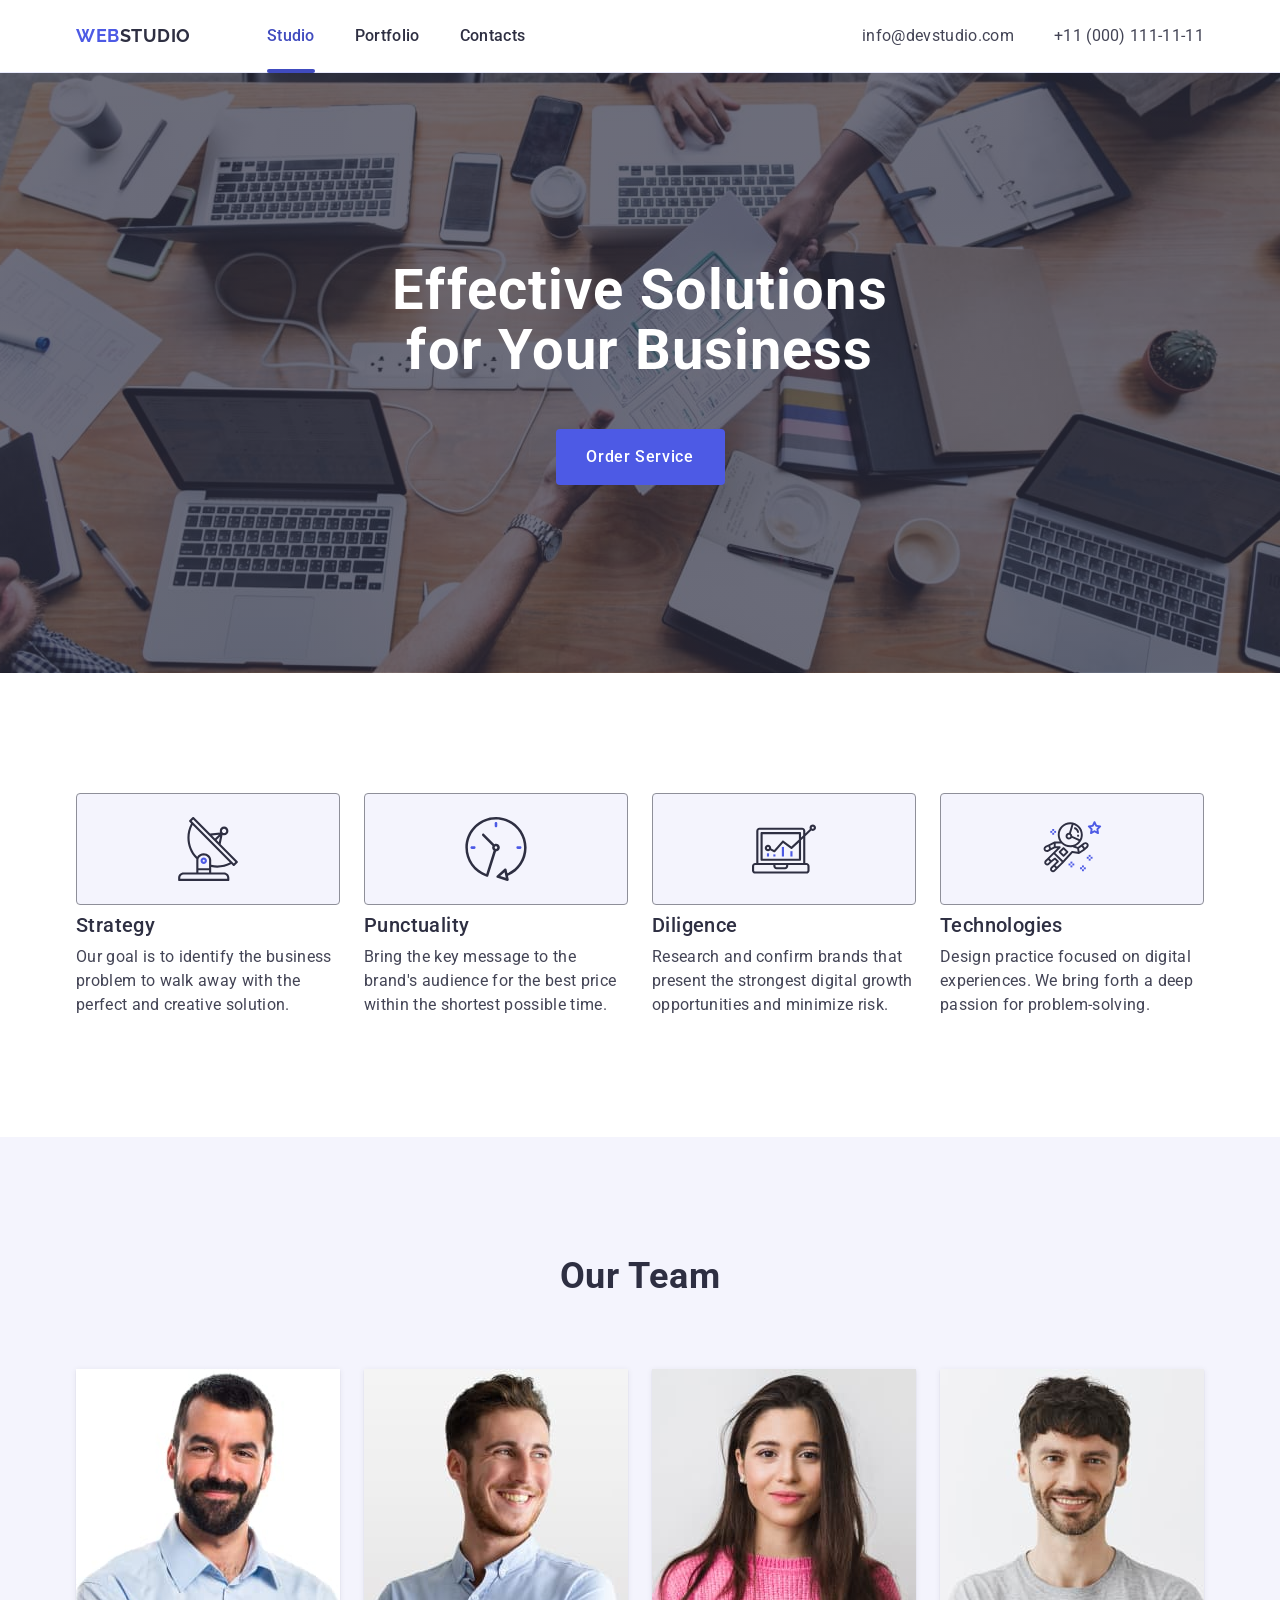
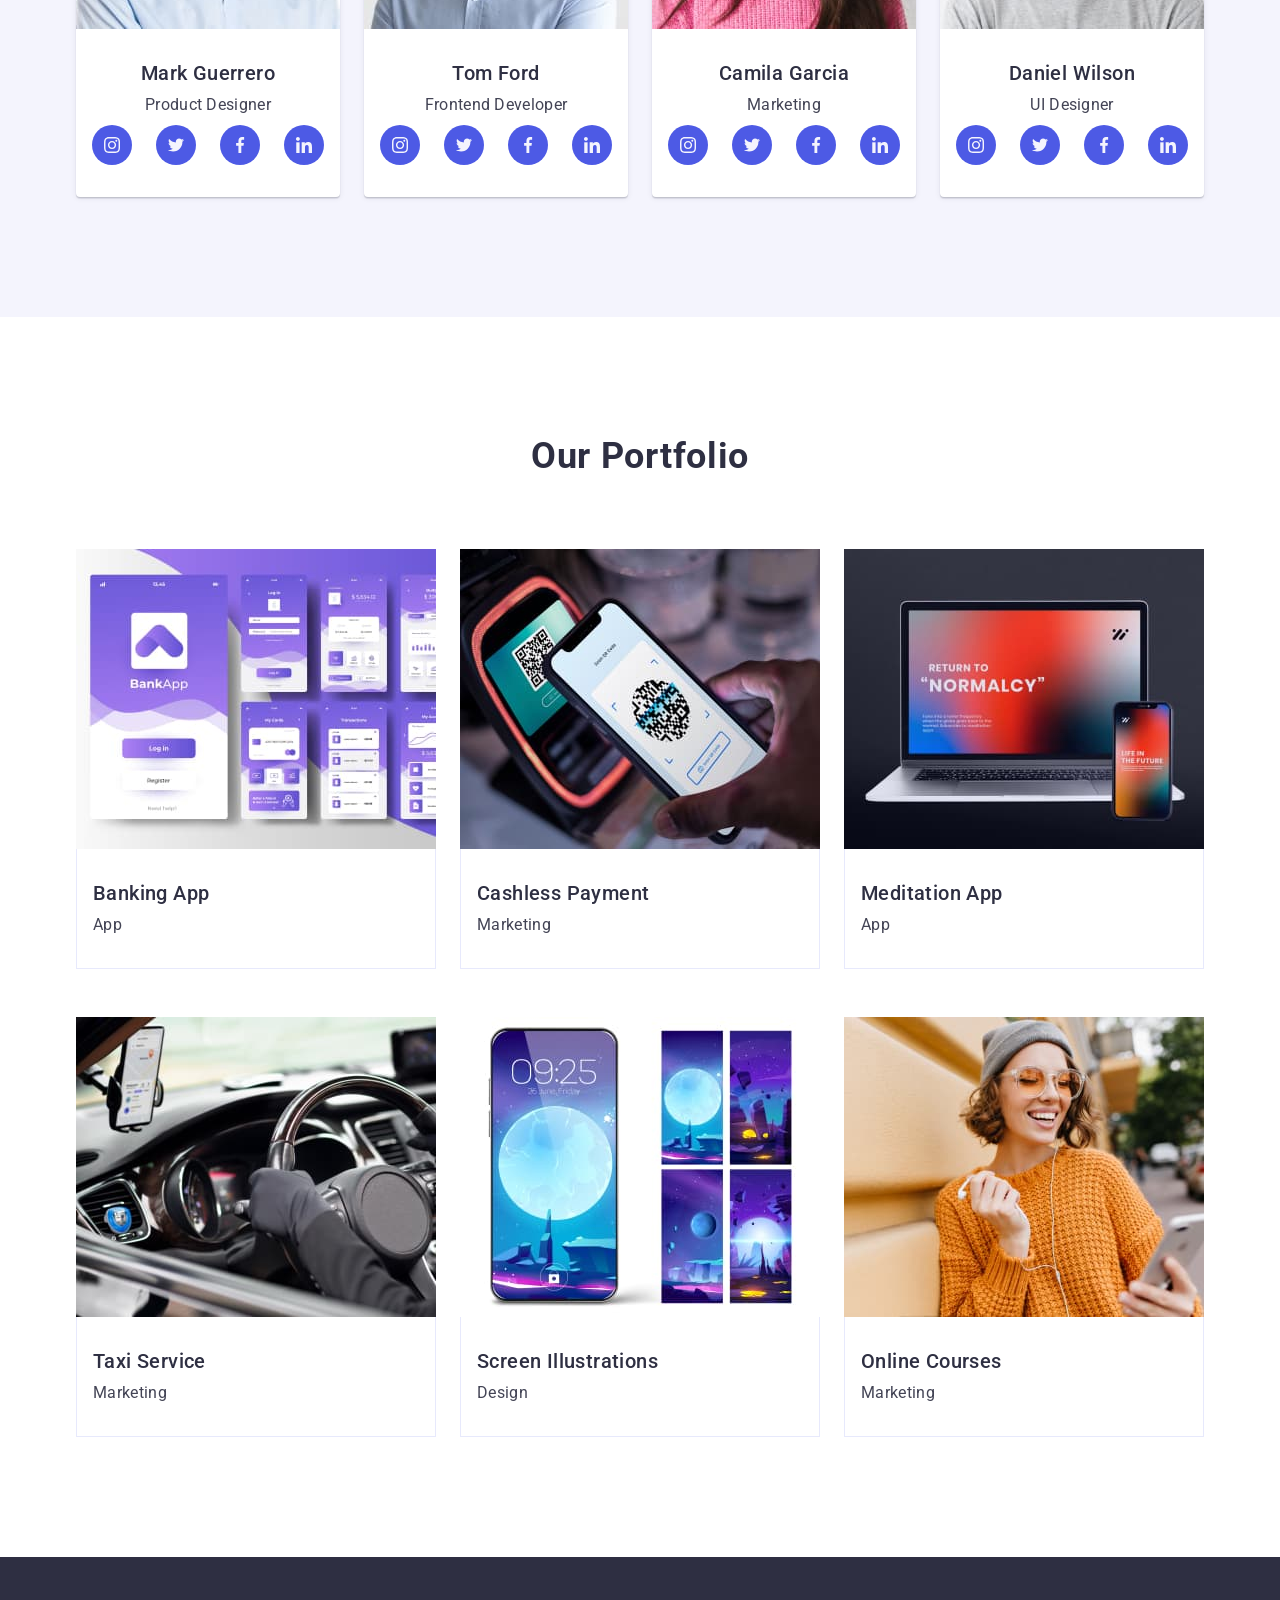
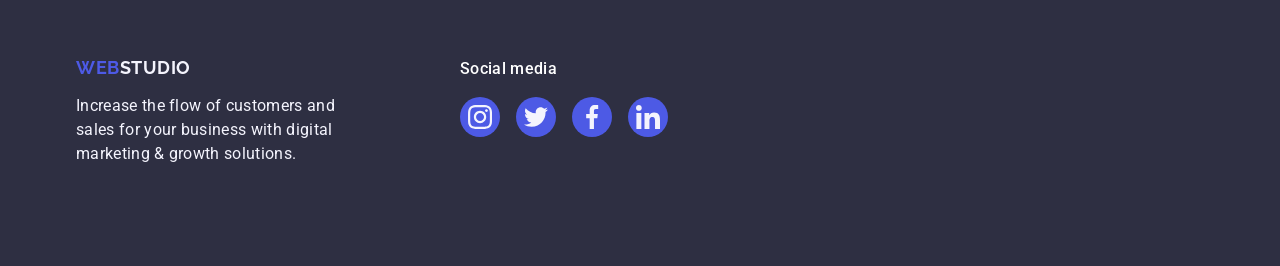
<file: index.html>
<!DOCTYPE html>
<html lang="en">

<head>
    <meta charset="UTF-8">
    <meta name="viewport" content="width=device-width, initial-scale=1.0">
    <title>WebStudio</title>
    <link rel="preconnect" href="https://fonts.googleapis.com">
    <link rel="preconnect" href="https://fonts.gstatic.com" crossorigin>
    <link href="https://fonts.googleapis.com/css2?family=Raleway:wght@700&family=Roboto:wght@400;500;700&display=swap"
        rel="stylesheet">
    <link rel="stylesheet"
        href="https://cdnjs.cloudflare.com/ajax/libs/modern-normalize/3.0.0/modern-normalize.min.css">
    <link rel="stylesheet" href="./css/styles.css">
</head>

<body>
    <!--Navigation-->
    <header class="page-header">
        <div class="container header-container">
            <nav class="header-nav">
                <a class="logo header-logo" href="./index.html">Web<span class="logo-color">Studio</span></a>
                <ul class="nav-list">
                    <li class="nav-item">
                        <a class="nav-link current" href="./index.html">Studio</a>
                    </li>
                    <li class="nav-item">
                        <a class="nav-link" href="">Portfolio</a>
                    </li>
                    <li class="nav-item">
                        <a class="nav-link" href="">Contacts</a>
                    </li>
                </ul>
            </nav>
            <address class="contacts">
                <ul class="contacts-list">
                    <li class="contacts-item">
                        <a class="contacts-link" href="mailto:info@devstudio.com">info@devstudio.com</a>
                    </li>
                    <li class="contacts-item">
                        <a class="contacts-link" href="tel:+110001111111">+11 (000) 111-11-11</a>
                    </li>
                </ul>
            </address>
        </div>
    </header>

    <main>
        <!--Hero section-->
        <section class="hero section">
            <div class="container">
                <h1 class="hero-title">Effective Solutions for Your Business</h1>
                <button class="hero-button" type="button">Order Service</button>
            </div>
        </section>
        <!--Benefits section-->
        <section class="benefits section">
            <div class="container">
                <h2 class="section-title visually-hidden">Benefits</h2>
                <ul class="benefits-list">
                    <li class="benefits-item">
                        <div class="benefits-icon-container">
                            <svg class="benefits-icon" width="64" height="64">
                                <use href="./images/icons.svg#icon-antenna"></use>
                            </svg>
                        </div>
                        <h3 class="benefits-item-title">Strategy</h3>
                        <p class="benefits-item-text">Our goal is to identify the business
                            problem to walk away with the perfect and creative solution.
                        </p>
                    </li>
                    <li class="benefits-item">
                        <div class="benefits-icon-container">
                            <svg class="benefits-icon" width="64" height="64">
                                <use href="./images/icons.svg#icon-clock"></use>
                            </svg>
                        </div>
                        <h3 class="benefits-item-title">Punctuality</h3>
                        <p class="benefits-item-text">Bring the key message to the brand's audience
                            for the best price within the shortest possible
                            time.
                        </p>
                    </li>
                    <li class="benefits-item">
                        <div class="benefits-icon-container">
                            <svg class="benefits-icon" width="64" height="64">
                                <use href="./images/icons.svg#icon-diagram"></use>
                            </svg>
                        </div>
                        <h3 class="benefits-item-title">Diligence</h3>
                        <p class="benefits-item-text">Research and confirm brands that present the strongest
                            digital growth opportunities and minimize
                            risk.
                        </p>
                    </li>
                    <li class="benefits-item">
                        <div class="benefits-icon-container">
                            <svg class="benefits-icon" width="64" height="64">
                                <use href="./images/icons.svg#icon-astronaut"></use>
                            </svg>
                        </div>
                        <h3 class="benefits-item-title">Technologies</h3>
                        <p class="benefits-item-text">Design practice focused on digital experiences.
                            We bring forth a deep passion for
                            problem-solving.
                        </p>
                    </li>
                </ul>
            </div>
        </section>
        <!--Team section-->
        <section class="team section">
            <div class="container">
                <h2 class="section-title">Our Team</h2>
                <ul class="team-list">
                    <li class="team-item">
                        <img class="team-item-img" src="./images/mark.jpg" alt="worker Mark" width="264" height="260">
                        <div class="team-item-container">
                            <h3 class="team-item-title">Mark Guerrero</h3>
                            <p class="team-item-text">Product Designer</p>
                            <ul class="team-item-list">
                                <li class="team-list-icon">
                                    <a href="" class="team-link-icon">
                                        <svg class="team-icon-svg" width="16" height="16">

                                            <use href="./images/icons.svg#icon-instagram"></use>
                                        </svg>
                                    </a>
                                </li>
                                <li class="team-list-icon">
                                    <a href="" class="team-link-icon">
                                        <svg class="team-icon-svg" width="16" height="16">
                                            <use href="./images/icons.svg#icon-twitter"></use>
                                        </svg>
                                    </a>
                                </li>
                                <li class="team-list-icon">
                                    <a href="" class="team-link-icon">
                                        <svg class="team-icon-svg" width="16" height="16">
                                            <use href="./images/icons.svg#icon-facebook"></use>
                                        </svg>
                                    </a>
                                </li>
                                <li class="team-list-icon">
                                    <a href="" class="team-link-icon">
                                        <svg class="team-icon-svg" width="16" height="16">
                                            <use href="./images/icons.svg#icon-linkedin"></use>
                                        </svg>
                                    </a>
                                </li>
                            </ul>

                        </div>
                    </li>
                    <li class="team-item">
                        <img class="team-item-img" src="./images/tom.jpg" alt="worker Tom" width="264" height="260">
                        <div class="team-item-container">
                            <h3 class="team-item-title">Tom Ford</h3>
                            <p class="team-item-text">Frontend Developer</p>
                            <ul class="team-item-list">
                                <li class="team-list-icon">
                                    <a href="" class="team-link-icon">
                                        <svg class="team-icon-svg" width="16" height="16">

                                            <use href="./images/icons.svg#icon-instagram"></use>
                                        </svg>
                                    </a>
                                </li>
                                <li class="team-list-icon">
                                    <a href="" class="team-link-icon">
                                        <svg class="team-icon-svg" width="16" height="16">
                                            <use href="./images/icons.svg#icon-twitter"></use>
                                        </svg>
                                    </a>
                                </li>
                                <li class="team-list-icon">
                                    <a href="" class="team-link-icon">
                                        <svg class="team-icon-svg" width="16" height="16">
                                            <use href="./images/icons.svg#icon-facebook"></use>
                                        </svg>
                                    </a>
                                </li>
                                <li class="team-list-icon">
                                    <a href="" class="team-link-icon">
                                        <svg class="team-icon-svg" width="16" height="16">
                                            <use href="./images/icons.svg#icon-linkedin"></use>
                                        </svg>
                                    </a>
                                </li>
                            </ul>
                        </div>
                    </li>
                    <li class="team-item">
                        <img class="team-item-img" src="./images/camila.jpg" alt="worker Camila" width="264"
                            height="260">
                        <div class="team-item-container">
                            <h3 class="team-item-title">Camila Garcia</h3>
                            <p class="team-item-text">Marketing</p>
                            <ul class="team-item-list">
                                <li class="team-list-icon">
                                    <a href="" class="team-link-icon">
                                        <svg class="team-icon-svg" width="16" height="16">

                                            <use href="./images/icons.svg#icon-instagram"></use>
                                        </svg>
                                    </a>
                                </li>
                                <li class="team-list-icon">
                                    <a href="" class="team-link-icon">
                                        <svg class="team-icon-svg" width="16" height="16">
                                            <use href="./images/icons.svg#icon-twitter"></use>
                                        </svg>
                                    </a>
                                </li>
                                <li class="team-list-icon">
                                    <a href="" class="team-link-icon">
                                        <svg class="team-icon-svg" width="16" height="16">
                                            <use href="./images/icons.svg#icon-facebook"></use>
                                        </svg>
                                    </a>
                                </li>
                                <li class="team-list-icon">
                                    <a href="" class="team-link-icon">
                                        <svg class="team-icon-svg" width="16" height="16">
                                            <use href="./images/icons.svg#icon-linkedin"></use>
                                        </svg>
                                    </a>
                                </li>
                            </ul>
                        </div>
                    </li>
                    <li class="team-item">
                        <img class="team-item-img" src="./images/daniel.jpg" alt="worker Daniel" width="264"
                            height="260">
                        <div class="team-item-container">
                            <h3 class="team-item-title">Daniel Wilson</h3>
                            <p class="team-item-text">UI Designer</p>
                            <ul class="team-item-list">
                                <li class="team-list-icon">
                                    <a href="" class="team-link-icon">
                                        <svg class="team-icon-svg" width="16" height="16">

                                            <use href="./images/icons.svg#icon-instagram"></use>
                                        </svg>
                                    </a>
                                </li>
                                <li class="team-list-icon">
                                    <a href="" class="team-link-icon">
                                        <svg class="team-icon-svg" width="16" height="16">
                                            <use href="./images/icons.svg#icon-twitter"></use>
                                        </svg>
                                    </a>
                                </li>
                                <li class="team-list-icon">
                                    <a href="" class="team-link-icon">
                                        <svg class="team-icon-svg" width="16" height="16">
                                            <use href="./images/icons.svg#icon-facebook"></use>
                                        </svg>
                                    </a>
                                </li>
                                <li class="team-list-icon">
                                    <a href="" class="team-link-icon">
                                        <svg class="team-icon-svg" width="16" height="16">
                                            <use href="./images/icons.svg#icon-linkedin"></use>
                                        </svg>
                                    </a>
                                </li>
                            </ul>
                        </div>
                    </li>
                </ul>
            </div>
        </section>
        <!--Portfolio section-->
        <section class="portfolio section">
            <div class="container">
                <h2 class="section-title">Our Portfolio</h2>
                <ul class="portfolio-list">
                    <li class="portfolio-item">
                        <div class="portfolio-overflow-container">
                            <img class="portfolio-item-img" src="./images/bankingapp.jpg" alt="banking app design"
                                width="360" height="300">
                            <p class="portfolio-overflow-text">14 Stylish and User-Friendly App Design Concepts · Task
                                Manager App · Calorie Tracker App · Exotic Fruit Ecommerce App ·
                                Cloud Storage App
                            </p>
                        </div>
                        <div class="portfolio-item-container">
                            <h3 class="portfolio-item-title">Banking App</h3>
                            <p class="portfolio-item-text">App</p>
                        </div>
                    </li>
                    <li class="portfolio-item">
                        <div class="portfolio-overflow-container">
                            <img class="portfolio-item-img" src="./images/cashlesspayment.jpg"
                                alt="payment using qr code" width="360" height="300">
                            <p class="portfolio-overflow-text">14 Stylish and User-Friendly App Design Concepts · Task
                                Manager App · Calorie Tracker App · Exotic Fruit Ecommerce App ·
                                Cloud Storage App
                            </p>
                        </div>
                        <div class="portfolio-item-container">
                            <h3 class="portfolio-item-title">Cashless Payment</h3>
                            <p class="portfolio-item-text">Marketing</p>
                        </div>
                    </li>
                    <li class="portfolio-item">
                        <div class="portfolio-overflow-container">
                            <img class="portfolio-item-img" src="./images/meditationapp.jpg" alt="laptop and phone"
                                width="360" height="300">
                            <p class="portfolio-overflow-text">14 Stylish and User-Friendly App Design Concepts · Task
                                Manager App · Calorie Tracker App · Exotic Fruit Ecommerce App ·
                                Cloud Storage App
                            </p>
                        </div>
                        <div class="portfolio-item-container">
                            <h3 class="portfolio-item-title">Meditation App</h3>
                            <p class="portfolio-item-text">App</p>
                        </div>
                    </li>
                    <li class="portfolio-item">
                        <div class="portfolio-overflow-container">
                            <img class="portfolio-item-img" src="./images/taxiservice.jpg" alt="car interior"
                                width="360" height="300">
                            <p class="portfolio-overflow-text">14 Stylish and User-Friendly App Design Concepts · Task
                                Manager App · Calorie Tracker App · Exotic Fruit Ecommerce App ·
                                Cloud Storage App
                            </p>
                        </div>
                        <div class="portfolio-item-container">
                            <h3 class="portfolio-item-title">Taxi Service</h3>
                            <p class="portfolio-item-text">Marketing</p>
                        </div>
                    </li>
                    <li class="portfolio-item">
                        <div class="portfolio-overflow-container">
                            <img class="portfolio-item-img" src="./images/screenillustrations.jpg"
                                alt="phone home screen" width="360" height="300">
                            <p class="portfolio-overflow-text">14 Stylish and User-Friendly App Design Concepts · Task
                                Manager App · Calorie Tracker App · Exotic Fruit Ecommerce App ·
                                Cloud Storage App
                            </p>
                        </div>
                        <div class="portfolio-item-container">
                            <h3 class="portfolio-item-title">Screen Illustrations</h3>
                            <p class="portfolio-item-text">Design</p>
                        </div>
                    </li>
                    <li class="portfolio-item">
                        <div class="portfolio-overflow-container">
                            <img class="portfolio-item-img" src="./images/onlinecourses.jpg"
                                alt="girl with headphones and a phone in her hands" width="360" height="300">
                            <p class="portfolio-overflow-text">14 Stylish and User-Friendly App Design Concepts · Task
                                Manager App · Calorie Tracker App · Exotic Fruit Ecommerce App ·
                                Cloud Storage App
                            </p>
                        </div>
                        <div class="portfolio-item-container">
                            <h3 class="portfolio-item-title">Online Courses</h3>
                            <p class="portfolio-item-text">Marketing</p>
                        </div>
                    </li>
                </ul>
            </div>
        </section>
    </main>

    <footer class="page-footer">
        <div class="container footer-container">
            <div class="second-footer-container">
                <a class="logo footer-logo" href="./index.html">Web<span class="logo-color">Studio</span></a>
                <p class="footer-text">Increase the flow of customers and sales for your business
                    with digital marketing & growth solutions.
                </p>
            </div>
            <div class="footer-icon-container">
                <p class="footer-icon-text">Social media</p>
                <ul class="footer-icon-list">
                    <li class="footer-icon-item">
                        <a class="footer-icon-link" href="">
                            <svg class="footer-icon-svg" width="24" height="24">
                                <use href="./images/icons.svg#icon-instagram"></use>
                            </svg>
                        </a>
                    </li>
                    <li class="footer-icon-item">
                        <a class="footer-icon-link" href="">
                            <svg class="footer-icon-svg" width="24" height="24">
                                <use href="./images/icons.svg#icon-twitter"></use>
                            </svg>
                        </a>
                    </li>
                    <li class="footer-icon-item">
                        <a class="footer-icon-link" href="">
                            <svg class="footer-icon-svg" width="24" height="24">
                                <use href="./images/icons.svg#icon-facebook"></use>
                            </svg>
                        </a>
                    </li>
                    <li class="footer-icon-item">
                        <a class="footer-icon-link" href="">
                            <svg class="footer-icon-svg" width="24" height="24">
                                <use href="./images/icons.svg#icon-linkedin"></use>
                            </svg>
                        </a>
                    </li>
                </ul>
            </div>
        </div>
    </footer>
</body>

</html>
</file>
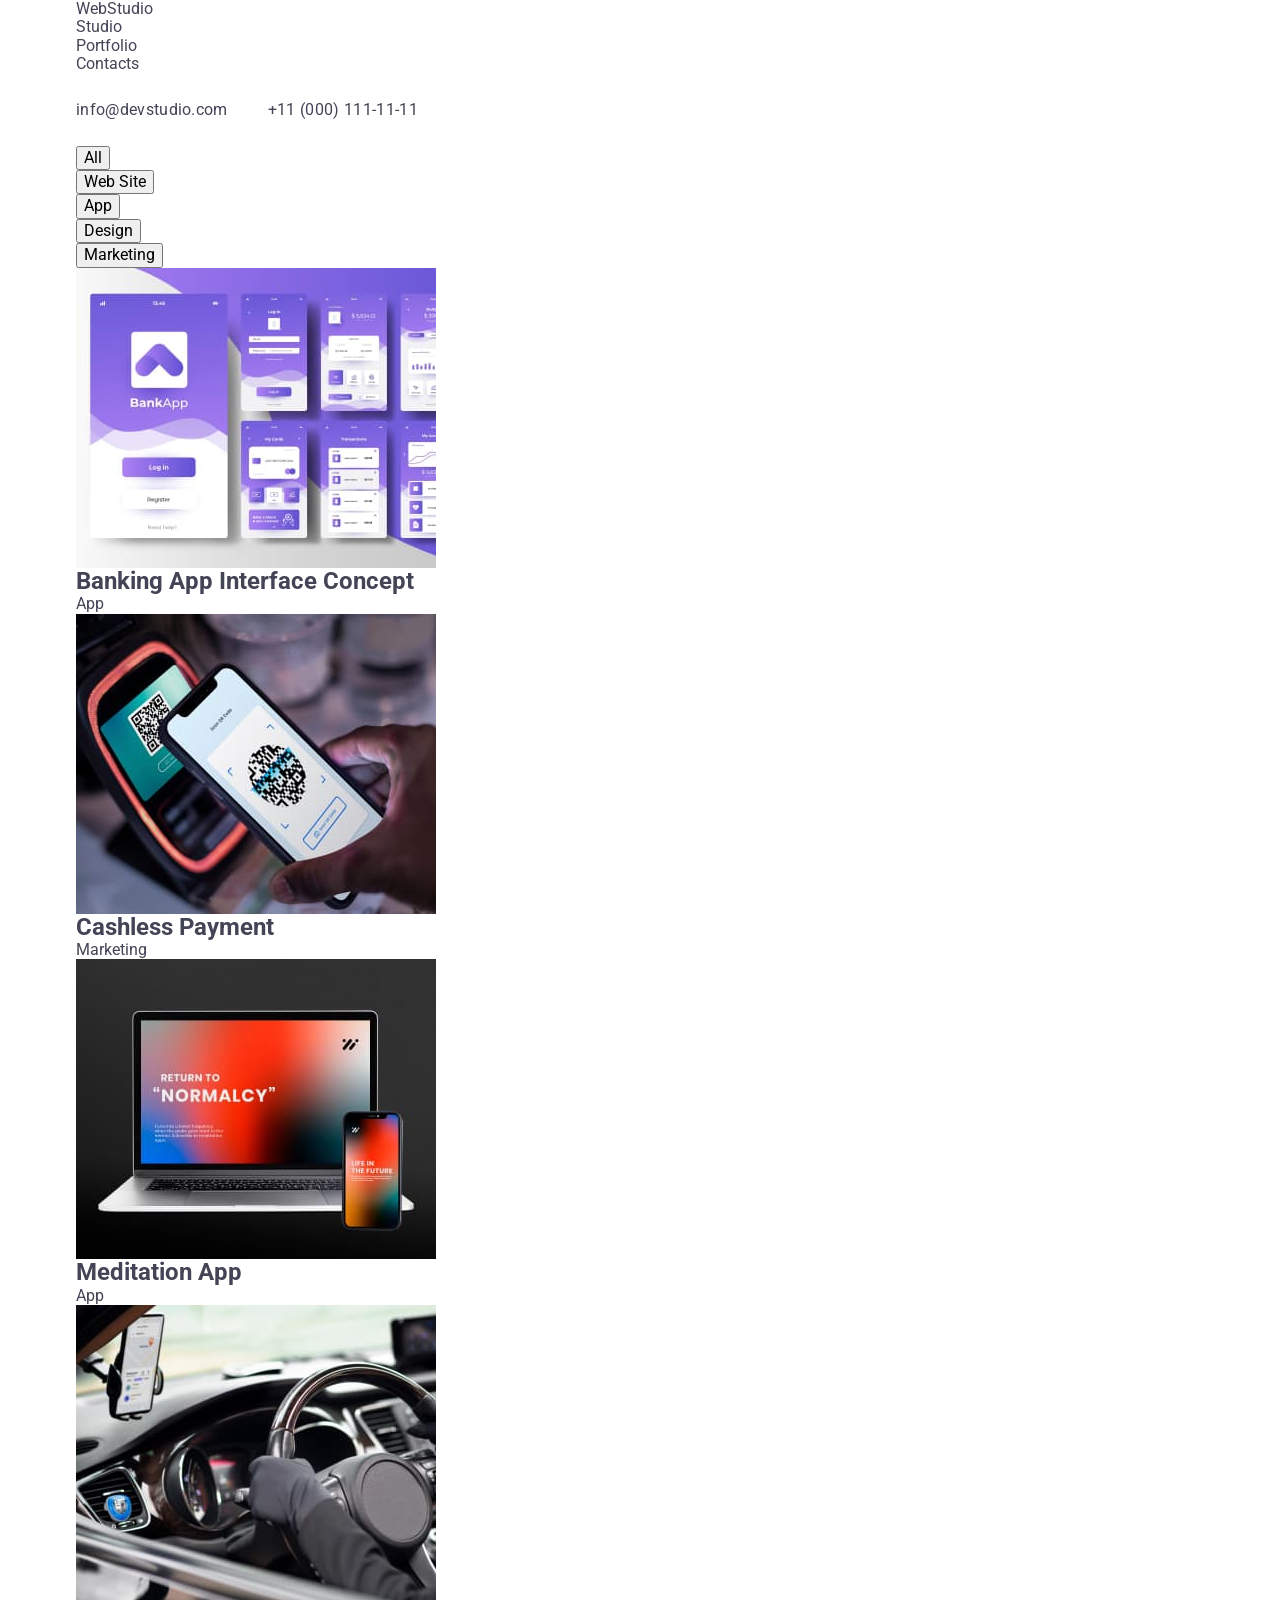
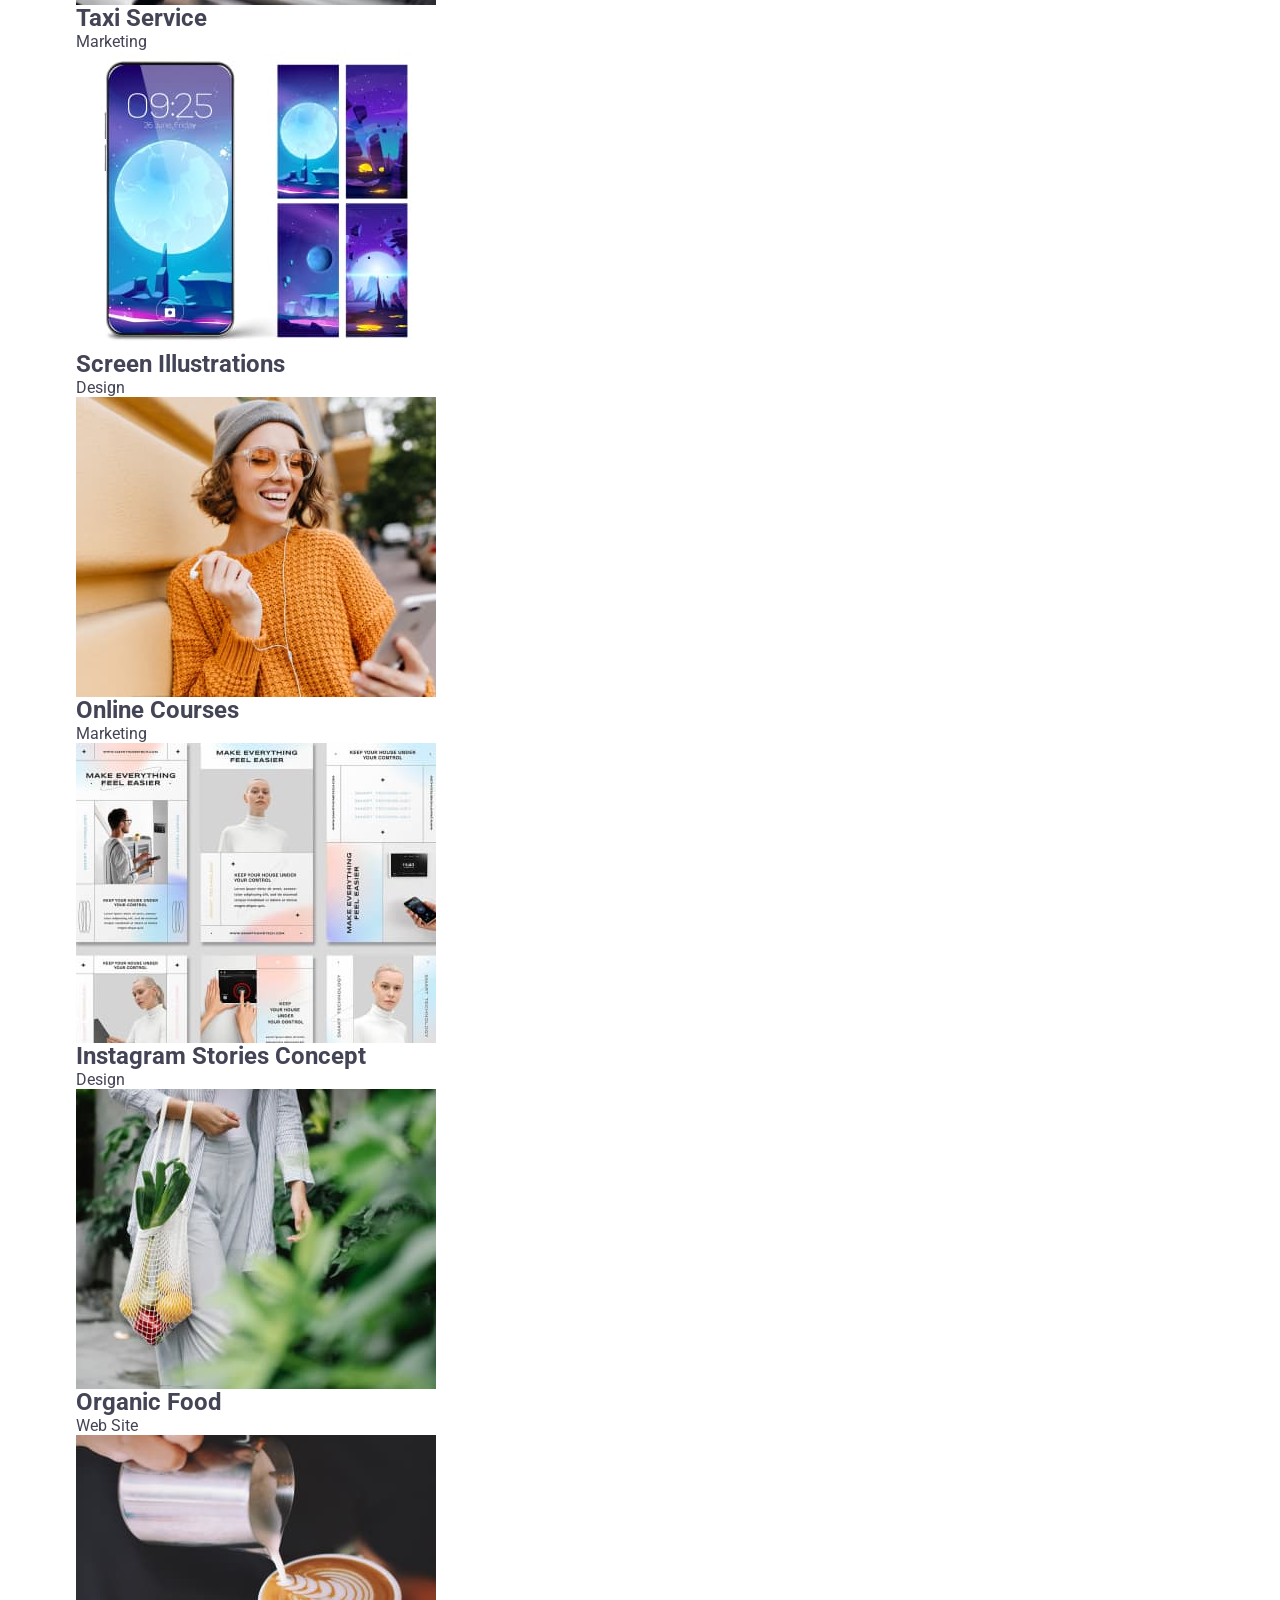
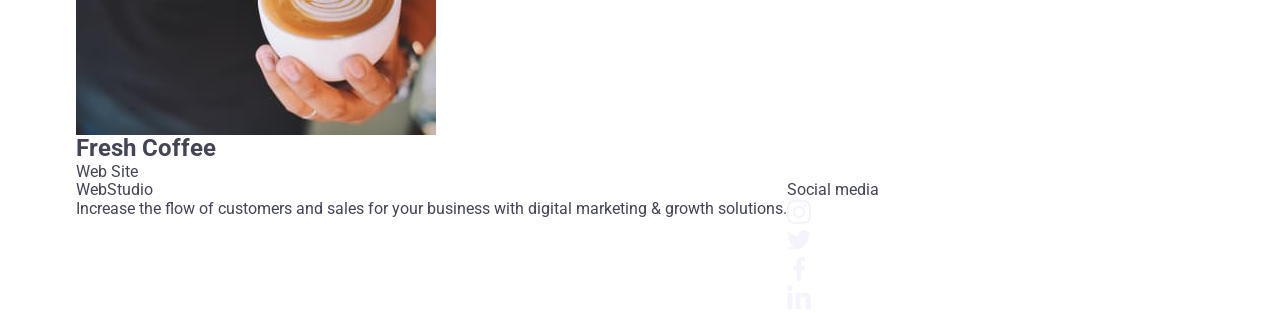
<file: portfolio.html>
<!DOCTYPE html>
<html lang="en">

<head>
    <meta charset="UTF-8">
    <meta name="viewport" content="width=device-width, initial-scale=1.0">
    <title>Home work two</title>
    <link rel="preconnect" href="https://fonts.googleapis.com">
    <link rel="preconnect" href="https://fonts.gstatic.com" crossorigin>
    <link
        href="https://fonts.googleapis.com/css2?family=Raleway:wght@800&family=Roboto:wght@400;500;700;900&display=swap"
        rel="stylesheet">
    <link rel="stylesheet" href="https://cdnjs.cloudflare.com/ajax/libs/modern-normalize/2.0.0/modern-normalize.min.css"
        integrity="sha512-4xo8blKMVCiXpTaLzQSLSw3KFOVPWhm/TRtuPVc4WG6kUgjH6J03IBuG7JZPkcWMxJ5huwaBpOpnwYElP/m6wg=="
        crossorigin="anonymous" referrerpolicy="no-referrer" />
    <link rel="stylesheet" href="./css/styles.css">
</head>

<body>
    <header class="header">
        <div class="container main-container">
            <nav class="header-navigation">
                <a href="./index.html" class="header-logo link">
                    Web<span class="logo-part">Studio</span>
                </a>

                <ul class="header-list list">

                    <li class="header-item">
                        <a href="./index.html" class="header-link link">Studio</a>
                    </li>

                    <li class="header-item">
                        <a href="./portfolio.html" class="header-link link">Portfolio</a>
                    </li>

                    <li class="header-item">
                        <a href="" class="header-link link">Contacts</a>
                    </li>

                </ul>
            </nav>

            <address class="contacts">
                <ul class="contacts-list list">

                    <li class="contacts-item">
                        <a href="mailto:info@devstudio.com" class="contacts-link link">info@devstudio.com</a>
                    </li>

                    <li class="contacts-item">
                        <a href="tel:+110001111111" class="contacts-link link">+11 (000) 111-11-11</a>
                    </li>

                </ul>
            </address>
        </div>
    </header>

    <main>

        <section class="main">
            <div class="container">
                <h1 class="main-services visually-hidden">List of services</h1>

                <ul class="main-services-list list">

                    <li>
                        <button type="button" class="main-item-button">All</button>
                    </li>

                    <li>
                        <button type="button" class="main-item-button">Web Site</button>
                    </li>

                    <li>
                        <button type="button" class="main-item-button">App</button>
                    </li>

                    <li>
                        <button type="button" class="main-item-button">Design</button>
                    </li>

                    <li>
                        <button type="button" class="main-item-button">Marketing</button>
                    </li>
                </ul>



                <ul class="main-images-list list">
                    <li class="main-list-item">
                        <a href="" class="main-item-link link">
                            <img src="./images/img111.jpg" alt="interface concept" width="360">
                            <div class="second-container">
                                <h2 class="main-item-title">Banking App Interface Concept</h2>
                                <p class="main-item-text">App</p>
                            </div>
                        </a>

                    </li>

                    <li class="main-list-item">
                        <a href="" class="main-item-link link">
                            <img src="./images/img222.jpg" alt="payment by phone" width="360">
                            <div class="second-container">
                                <h2 class="main-item-title">Cashless Payment</h2>
                                <p class="main-item-text">Marketing</p>
                            </div>
                        </a>

                    </li>

                    <li class="main-list-item">
                        <a href="" class="main-item-link link">
                            <img src="./images/img333.jpg" alt="laptop and phone with text on screens" width="360">
                            <div class="second-container">
                                <h2 class="main-item-title">Meditation App</h2>
                                <p class="main-item-text">App</p>
                            </div>
                        </a>

                    </li>


                    <li class="main-list-item">
                        <a href="" class="main-item-link link">
                            <img src="./images/img1111.jpg" alt="steering wheel and part of the car interior"
                                width="360">
                            <div class="second-container">
                                <h2 class="main-item-title">Taxi Service</h2>
                                <p class="main-item-text">Marketing</p>
                            </div>
                        </a>

                    </li>

                    <li class="main-list-item">
                        <a href="" class="main-item-link link">
                            <img src="./images/img2222.jpg" alt="phone lock screen" width="360">
                            <div class="second-container">
                                <h2 class="main-item-title">Screen Illustrations</h2>
                                <p class="main-item-text">Design</p>
                            </div>
                        </a>

                    </li>

                    <li class="main-list-item">
                        <a href="" class="main-item-link link">
                            <img src="./images/img3333.jpg" alt="woman in headphones looking at her phone" width="360">
                            <div class="second-container">
                                <h2 class="main-item-title">Online Courses</h2>
                                <p class="main-item-text">Marketing</p>
                            </div>
                        </a>

                    </li>





                    <li class="main-list-item">
                        <a href="" class="main-item-link link">
                            <img src="./images/imgone.jpg" alt="images with text" width="360">
                            <div class="second-container">
                                <h2 class="main-item-title">Instagram Stories Concept</h2>
                                <p class="main-item-text">Design</p>
                            </div>
                        </a>

                    </li>

                    <li class="main-list-item">
                        <a href="" class="main-item-link link">
                            <img src="./images/imgtwo.jpg" alt="woman carrying groceries in a bag" width="360">
                            <div class="second-container">
                                <h2 class="main-item-title">Organic Food</h2>
                                <p class="main-item-text">Web Site</p>
                            </div>
                        </a>

                    </li>

                    <li class="main-list-item">
                        <a href="" class="main-item-link link">
                            <img src="./images/imgthree.jpg" alt="man pouring coffee into a cup" width="360">
                            <div class="second-container">
                                <h2 class="main-item-title">Fresh Coffee</h2>
                                <p class="main-item-text">Web Site</p>
                            </div>
                        </a>

                    </li>

                </ul>
            </div>

        </section>

    </main>

    <footer class="second-logo">
        <div class="container footer-container">
            <div class="second-logo-container">
                <a href="./index.html" class="second-logo-link link">
                    Web<span class="second-logo-part">Studio</span>
                </a>
                <p class="second-logo-text">Increase the flow of customers and sales for your business with digital
                    marketing & growth solutions.
                </p>
            </div>
            <div class="secon-footer-container">
                <p class="second-footer-text">Social media</p>
                <ul class="second-footer-list list">
                    <li class="second-footer-item">
                        <a class="second-footer-link" href="">
                            <svg class="secon-footer-svg" width="24" height="24">
                                <use href="./images/icons.svg#icon-instagram"></use>
                            </svg>
                        </a>
                    </li>
                    <li class="second-footer-item">
                        <a class="second-footer-link" href="">
                            <svg class="secon-footer-svg" width="24" height="24">
                                <use href="./images/icons.svg#icon-twitter"></use>
                            </svg>
                        </a>
                    </li>
                    <li class="second-footer-item">
                        <a class="second-footer-link" href="">
                            <svg class="secon-footer-svg" width="24" height="24">
                                <use href="./images/icons.svg#icon-facebook"></use>
                            </svg>
                        </a>
                    </li>
                    <li class="second-footer-item">
                        <a class="second-footer-link" href="">
                            <svg class="secon-footer-svg" width="24" height="24">
                                <use href="./images/icons.svg#icon-linkedin"></use>
                            </svg>
                        </a>
                    </li>
                </ul>
            </div>
        </div>

    </footer>


</body>

</html>
</file>
<file: css/styles.css>
ul,
ol {
    list-style-type: none;
    margin: 0;
    padding: 0;
}

.container {
    max-width: 1158px;
    padding: 0 15px;
    margin: 0 auto;
}

h1, h2, h3, h4, h5, h6, p {
    margin: 0;
}

a {
    text-decoration: none;
    color: inherit;
}

button {
    cursor: pointer;
}

body {
    font-family: "Roboto", sans-serif;
    color: #434455;
    background-color: #fff;
}

img {
    display: block;
    max-width: 100%;
    height: auto;
}

.section {
    padding: 120px 0;
}

/*=============HEADER STYLES==========*/
.page-header {
    border-bottom: 1px solid #e7e9fc;
    box-shadow: 0 1px 6px 0 rgba(46, 47, 66, 0.08), 0 1px 1px 0 rgba(46, 47, 66, 0.16), 0 2px 1px 0 rgba(46, 47, 66, 0.08);
}

.header-container {
    display: flex;
    align-items: center;
}

.header-nav {
    display: flex;
    align-items: center;
}

.nav-list {
    display: flex;
    align-items: center;
    gap: 40px;
}

.nav-link.current {
    position: relative;
}

.nav-link.current::after {
    content: "";
    position: absolute;
    left: 0;
    bottom: -1px;
    border-radius: 2px;
    width: 100%;
    height: 4px;
    background-color: #404bbf;
}

.header-logo {
    padding: 24px 0;
    margin-right: 76px;
}

.logo {
    font-family: "Raleway", sans-serif;
    font-weight: 700;
    font-size: 18px;
    line-height: 1.17;
    letter-spacing: 0.03em;
    text-transform: uppercase;
    color: #4d5ae5;
}

.header-logo .logo-color {
    color: #2e2f42;
}

.nav-link {
    display: block;
    padding: 24px 0;
    font-weight: 500;
    font-size: 16px;
    line-height: 1.5;
    letter-spacing: 0.02em;
    color: #2e2f42;
    transition: color 250ms cubic-bezier(0.4, 0, 0.2, 1);
}

.nav-link:hover,
.nav-link:focus,
.contacts-link:hover,
.contacts-link:focus,
.nav-link.current {
    color: #404bbf;
}

.contacts {
    font-style: normal;
    margin-left: auto;
}

.contacts-list {
    display: flex;
    align-items: center;
    gap: 40px;
}

.contacts-link {
    font-size: 16px;
    line-height: 1.5;
    letter-spacing: 0.02em;
    color: #434455;
    display: block;
    padding: 24px 0;
    transition: color 250ms cubic-bezier(0.4, 0, 0.2, 1);
}

/*============/HEADER STYLES==========*/

/*=============MAIN STYLES============*/
.section-title {
    font-weight: 700;
    font-size: 36px;
    line-height: 1.11;
    letter-spacing: 0.02em;
    text-align: center;
    color: #2e2f42;
    text-transform: capitalize;
    margin-bottom: 72px;
}

.hero {
    padding: 188px 0;
}

.hero {
    background-image: linear-gradient(rgba(46, 47, 66, 0.7), rgba(46, 47, 66, 0.7)), url(../images/office.jpg);
    background-repeat: no-repeat;
    background-position: center;
    background-size: cover;
    max-width: 1440px;
    margin-left: auto;
    margin-right: auto;
}
.hero-title {
    font-weight: 700;
    font-size: 56px;
    line-height: 1.07;
    letter-spacing: 0.02em;
    text-align: center;
    color: #fff;
    margin-right: auto;
    margin-left: auto;
    margin-bottom: 48px;
    max-width: 496px;
}

.hero-button {
    font-weight: 500;
    font-size: 16px;
    line-height: 1.5;
    letter-spacing: 0.04em;
    color: #fff;
    background-color: #4d5ae5;
    margin-right: auto;
    margin-left: auto;
    display: block;
    min-width: 169px;
    height: 56px;
    border: none;
    border-radius: 4px;
    transition: background-color 250ms cubic-bezier(0.4, 0, 0.2, 1);
}

.hero-button:hover,
.hero-button:focus {
    background-color: #404bbf;
}

.benefits-list {
    display: flex;
    gap: 24px;
}

.benefits-item {
    width: calc((100% - 72px) / 4);
}

.benefits-icon-container {
    background: #f4f4fd;
    border: 1px solid #8e8f99;
    border-radius: 4px;
    width: 264px;
    height: 112px;
    display: flex;
    align-items: center;
    justify-content: center;
    margin-bottom: 8px;
        
}

.benefits-item-title {
    font-weight: 500;
    font-size: 20px;
    line-height: 1.2;
    letter-spacing: 0.02em;
    color: #2e2f42;
    margin-bottom: 8px;
}

.benefits-item-text {
    font-size: 16px;
    line-height: 1.5;
    letter-spacing: 0.02em;
    color: #434455;
}

.visually-hidden {
    position: absolute;
    width: 1px;
    height: 1px;
    margin: -1px;
    border: 0;
    padding: 0;
    white-space: nowrap;
    clip-path: inset(100%);
    clip: rect(0 0 0 0);
    overflow: hidden;
}

.team {
    background-color: #f4f4fd;
}

.team-item {
    background-color: #FFFFFF;
    border-radius: 0 0 4px 4px;
    width: calc((100% - 72) / 4);
    box-shadow: 0px 1px 6px rgba(46, 47, 66, 0.08),
        0px 1px 1px rgba(46, 47, 66, 0.16),
        0px 2px 1px rgba(46, 47, 66, 0.08);;
}

.team-list {
    display: flex;
    gap: 24px;
}

.team-item-container {
    padding: 32px 0;
}

.team-link-icon {
    display: flex;
    align-items: center;
    justify-content: center;
    width: 100%;
    height: 100%;
    background: #4D5AE5;
    border-radius: 50%;
    transition: background-color 250ms cubic-bezier(0.4, 0, 0.2, 1);
}

.team-link-icon:hover,
.team-link-icon:focus {
    background-color: #404bbf;
}

.team-list-icon {
    width: 40px;
    height: 40px;
}

.team-item-list {
    display: flex;
    justify-content: center;
    gap: 24px;
    margin-top: 8px;
}

.team-icon-svg {
    fill: #f4f4fd;
}

.team-item-title {
    font-weight: 500;
    font-size: 20px;
    line-height: 1.2;
    letter-spacing: 0.02em;
    text-align: center;
    color: #2e2f42;
    margin-bottom: 8px;
}

.team-item-text {
    font-size: 16px;
    line-height: 1.5;
    letter-spacing: 0.02em;
    text-align: center;
    color: #434455;
}

.portfolio-list {
    display: flex;
    flex-wrap:wrap;
    column-gap: 24px;
    row-gap: 48px;
}

.portfolio-item:hover .portfolio-overflow-text {
        transform: translateY(0%);
}

.portfolio-item:hover {
    box-shadow: 0px 1px 6px rgba(46, 47, 66, 0.08),
                0px 1px 1px rgba(46, 47, 66, 0.16),
                0px 2px 1px rgba(46, 47, 66, 0.08);
}
.portfolio-item-title {
    font-weight: 500;
    font-size: 20px;
    line-height: 1.2;
    letter-spacing: 0.02em;
    color: #2e2f42;
    margin-bottom: 8px;
}

.portfolio-item-text {
    font-size: 16px;
    line-height: 1.5;
    letter-spacing: 0.02em;
    color: #434455;
}

.portfolio-overflow-container {
    position: relative;
    overflow: hidden;
}

.portfolio-item-container {
    border-bottom: 1px solid #e7e9fc;
    border-left: 1px solid #e7e9fc;
    border-right: 1px solid #e7e9fc;
    padding: 32px 16px;
    width: 360px;
    height: 120px;
}

.portfolio-overflow-text {
    position: absolute;
    top: 0;
    font-size: 16px;
    line-height: 1.5;
    letter-spacing: 0.02em;
    color: #f4f4fd;
    padding: 40px 32px;
    background-color: #4d5ae5;
    height: 100%;
    width: 100%;
    transform: translateY(100%);
    transition: transform 250ms cubic-bezier(0.4, 0, 0.2, 1);
}

.portfolio-item {
    width: calc((100% - 48px) / 3);
    transition: box-shadow 250ms cubic-bezier(0.4, 0, 0.2, 1);
}
/*============/MAIN STYLES============*/

/*=============FOOTER STYLES==========*/
.page-footer {
    background-color: #2e2f42;
    padding: 100px 0;
}

.footer-logo .logo-color {
    color: #f4f4fd;
}

.footer-text {
    font-size: 16px;
    line-height: 1.5;
    letter-spacing: 0.02em;
    color: #f4f4fd;
    width: 264px;
}

.footer-logo {
    display: inline-block;
    margin-bottom: 16px;
}

.footer-container {
    display: flex;
    align-items: baseline;
}

.second-footer-container {
    margin-right: 120px;
}

.footer-icon-text {
    font-weight: 500;
    font-size: 16px;
    line-height: 1.5;
    letter-spacing: 0.02em;
    color: #FFFFFF;
    margin-bottom: 16px;
}

.footer-icon-list {
    display: flex;
    gap: 16px;
}

.footer-icon-item {
    width: 40px;
    height: 40px;
}

.footer-icon-link {
    width: 100%;
    height: 100%;
    background-color: #4d5ae5;
    border-radius: 50%;
    display: flex;
    align-items: center;
    justify-content: center;
    transition: background-color 250ms cubic-bezier(0.4, 0, 0.2, 1);
}

.footer-icon-link:hover,
.footer-icon-link:focus {
    background-color: #31d0aa;
}

.footer-icon-svg {
    fill: #f4f4fd;
}
/*============/FOOTER STYLES==========*/
</file>
